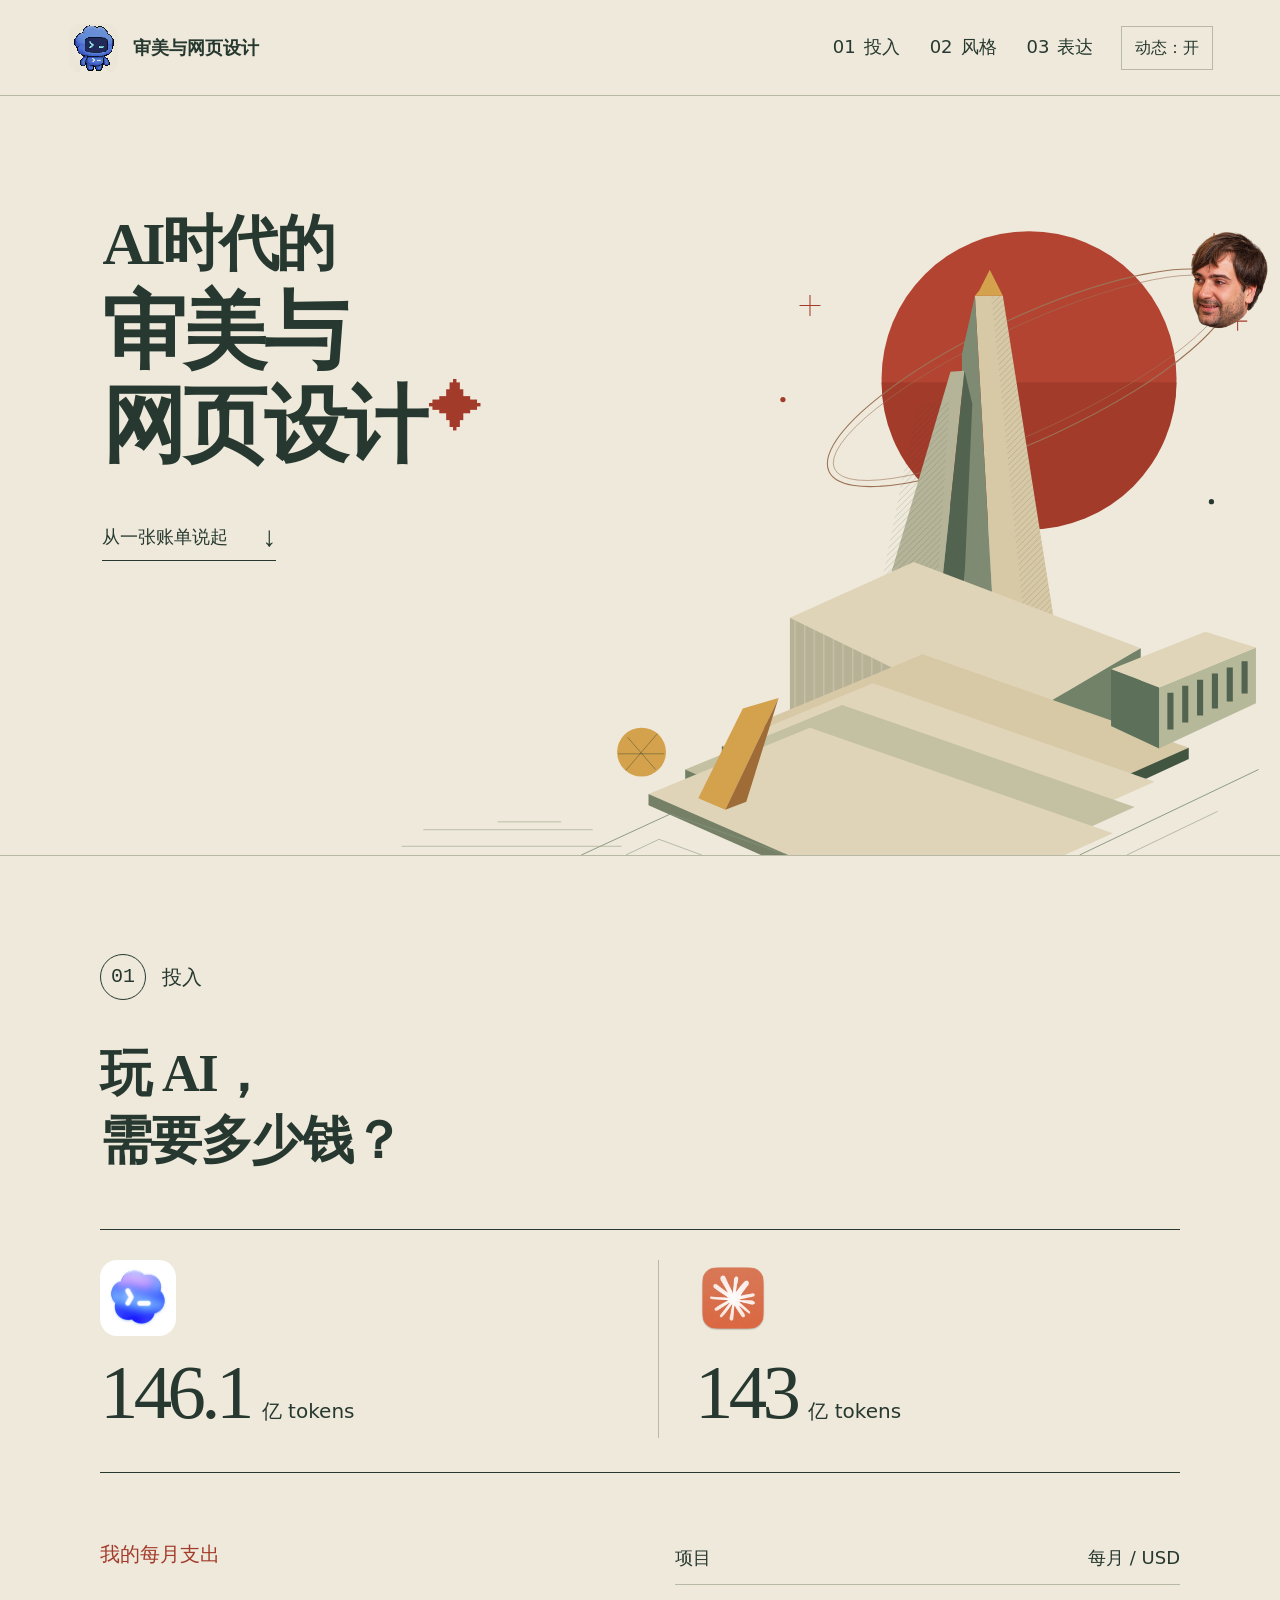
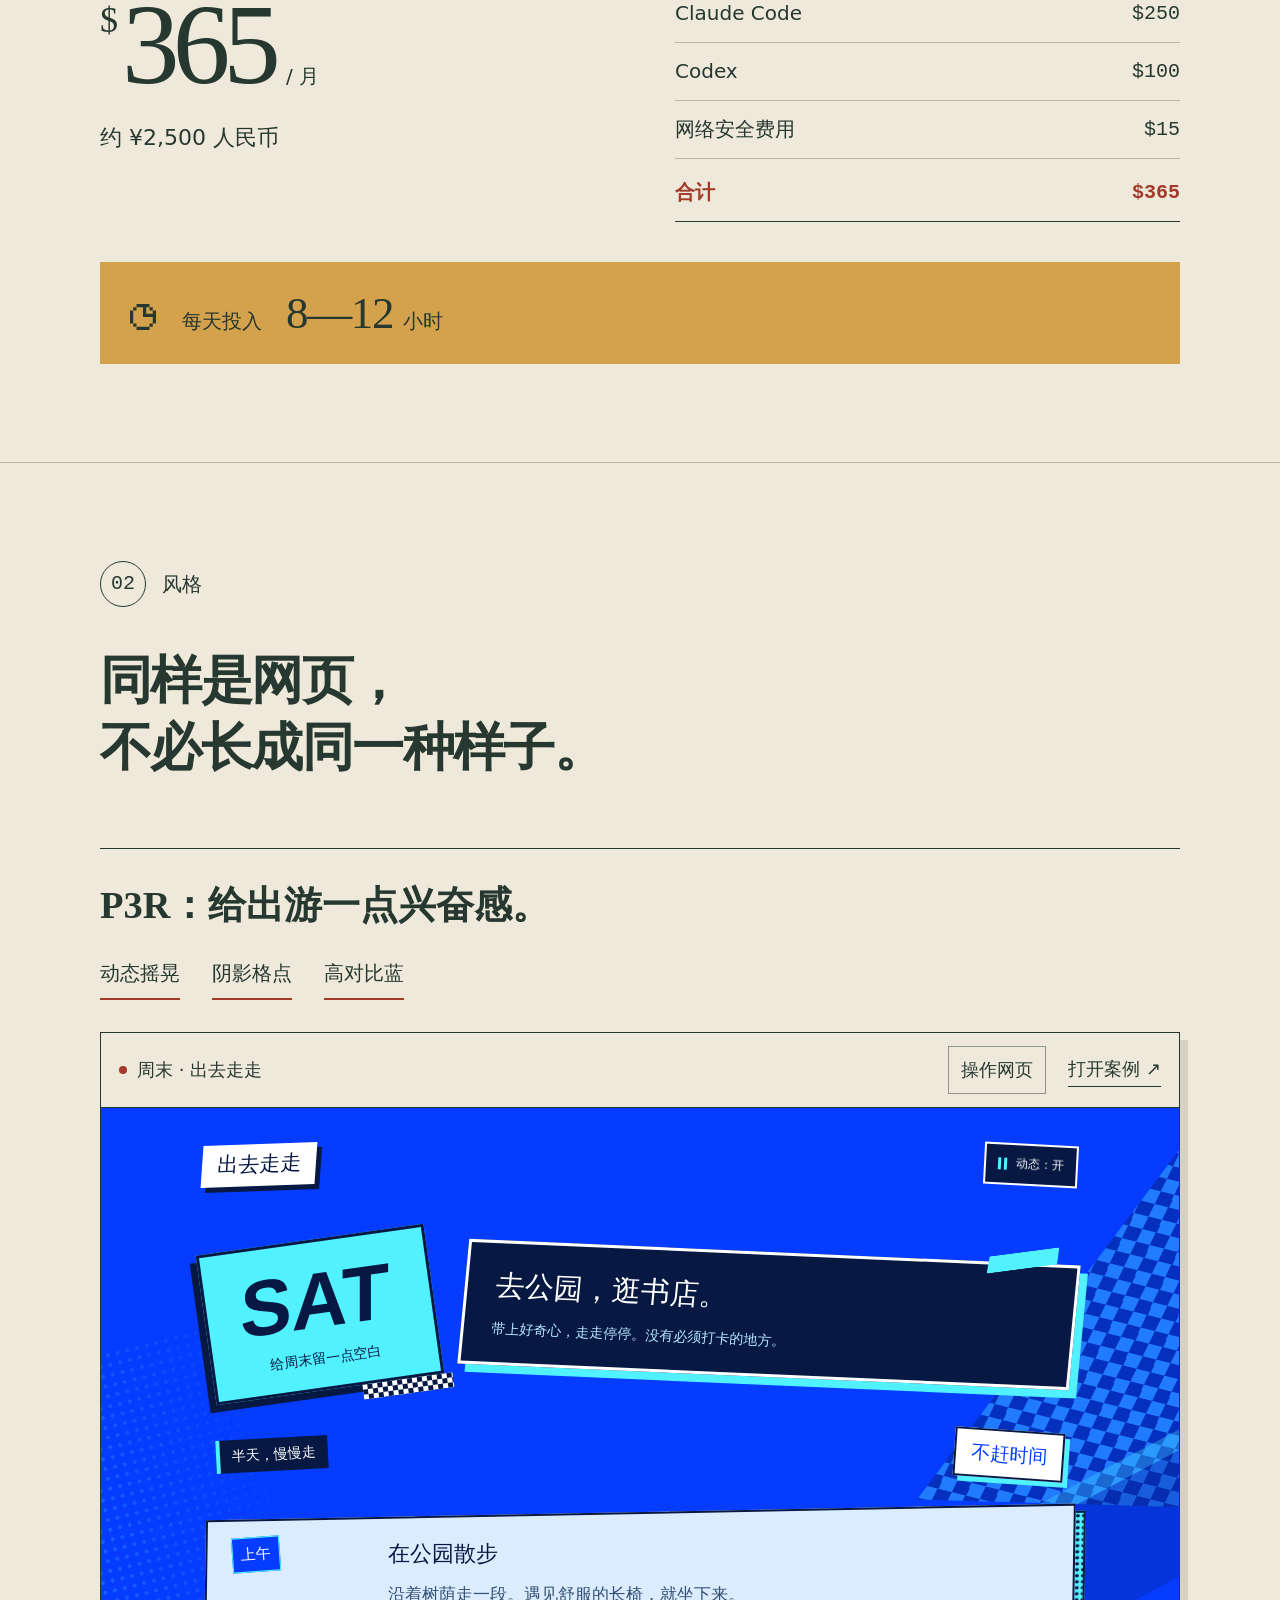
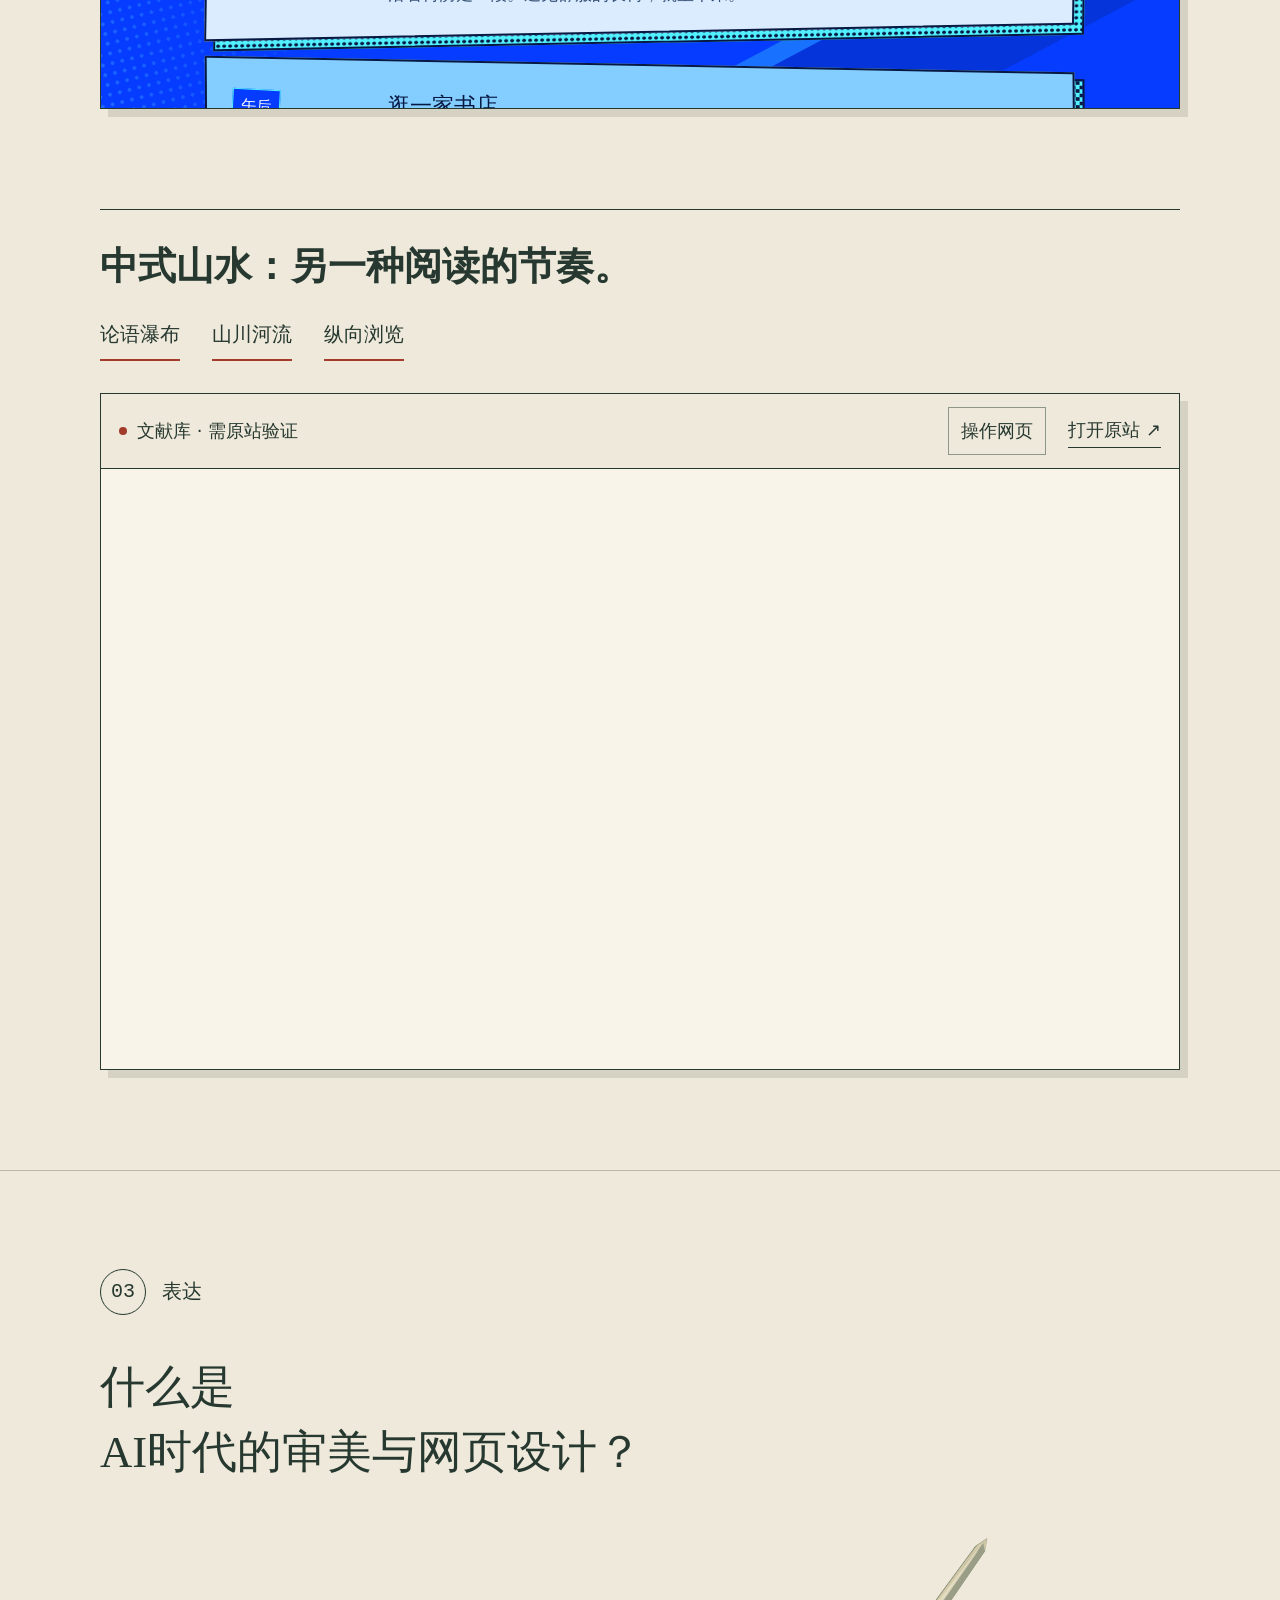
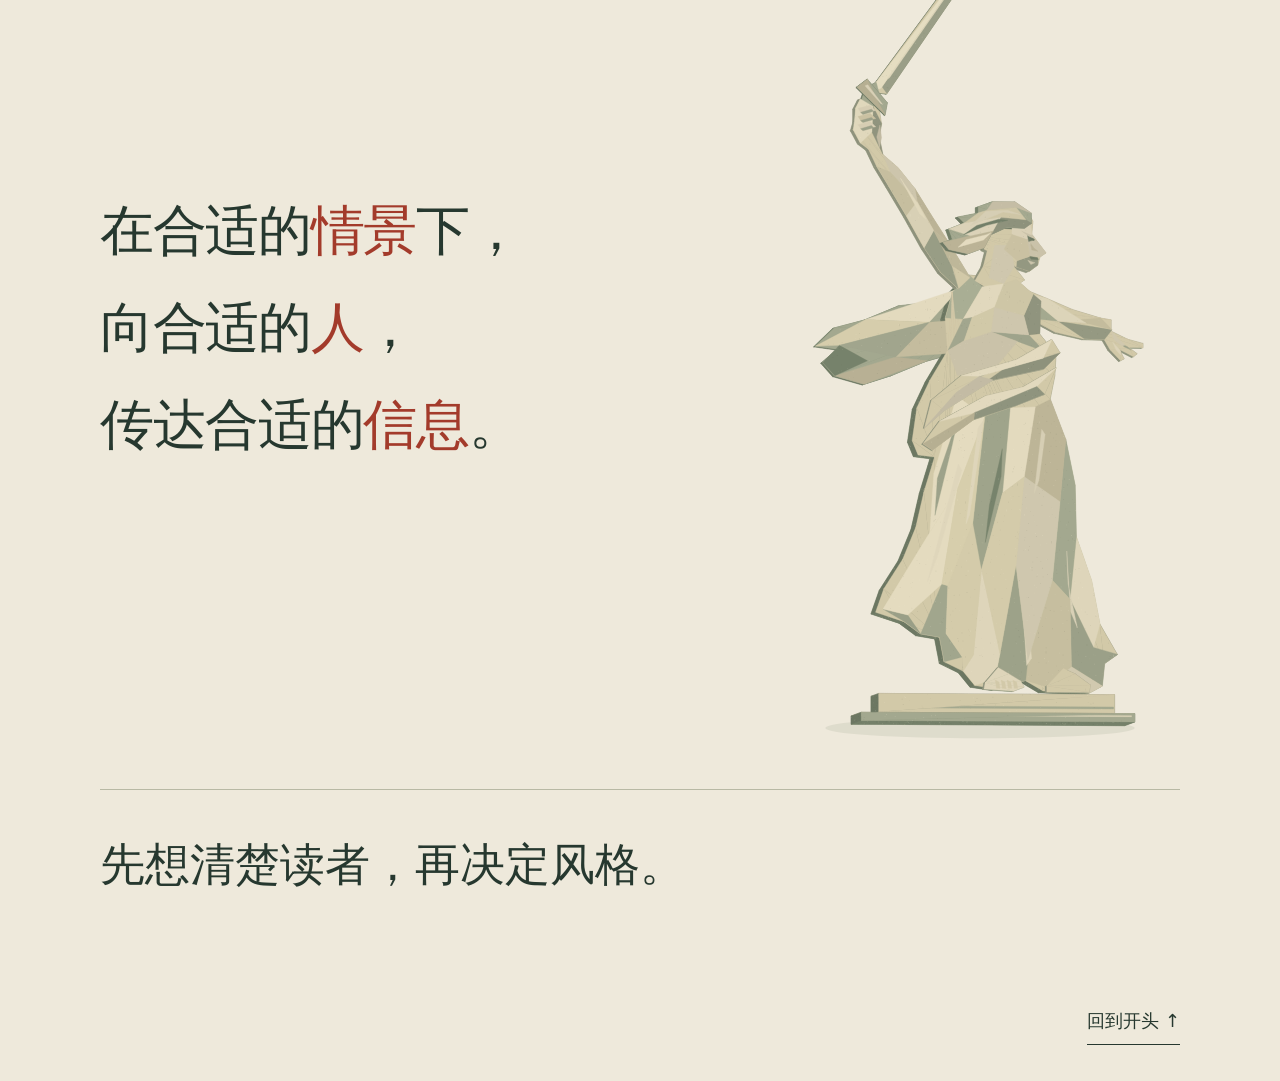
<file: index.html>
<!doctype html>
<html lang="zh-CN">
<head>
  <meta charset="utf-8">
  <meta name="viewport" content="width=device-width, initial-scale=1">
  <meta name="theme-color" content="#eee9db">
  <meta name="description" content="关于AI工具、网页风格与审美判断的一次实践分享：在合适的情景下，向合适的人传达合适的信息。">
  <meta name="referrer" content="no-referrer">
  <meta http-equiv="Content-Security-Policy" content="default-src 'self'; script-src 'self'; style-src 'self'; img-src 'self' data:; frame-src 'self' https://zeroplus657.github.io https://biaojvsearch.com; object-src 'none'; base-uri 'self'">
  <title>AI时代的审美与网页设计</title>
  <link rel="icon" href="./assets/codex-robot.png" type="image/png">
  <link rel="stylesheet" href="./style.css?v=4">
  <script defer src="./app.js?v=3"></script>
  <script defer src="./statue.js?v=4"></script>
</head>
<body>
  <a class="skip-link" href="#introduction">跳至正文</a>
  <header class="site-header">
    <a href="#top" class="wordmark" aria-label="回到开头"><img class="site-mascot" src="./assets/codex-robot.png" width="54" height="52" alt="Codex小机器人"><span>审美与网页设计</span></a>
    <nav aria-label="章节导航"><a href="#introduction">01 <span>投入</span></a><a href="#cases">02 <span>风格</span></a><a href="#perspective">03 <span>表达</span></a></nav>
    <button id="motion-toggle" class="motion-button" type="button" aria-pressed="true" hidden>动态：开</button>
  </header>

  <main id="top">
    <section class="hero" aria-labelledby="main-title">
      <div class="hero-copy">
        <h1 id="main-title"><span class="hero-ai">AI时代的</span><span>审美与</span><span class="hero-last">网页设计<span class="title-star" aria-hidden="true">✦</span></span></h1>
        <a class="text-link hero-link" href="#introduction">从一张账单说起 <span aria-hidden="true">↓</span></a>
      </div>
      <div class="hero-art" aria-hidden="true">
        <img src="./assets/monument.svg" width="1100" height="760" alt="">
        <svg class="orbit-layer" viewBox="0 0 1100 760" fill="none">
          <g id="orbit-traveler" transform="translate(922.84 146.50)">
            <g class="orbit-portrait">
              <image href="./assets/tibo-head.png" x="-45" y="-57" width="90" height="123"/>
            </g>
          </g>
        </svg>
      </div>
    </section>

    <section class="chapter introduction" id="introduction" aria-labelledby="intro-title">
      <div class="section-label"><span class="section-number">01</span><span>投入</span></div>
      <div class="section-heading"><h2 id="intro-title">玩 AI，<br>需要多少钱？</h2></div>

      <div class="usage" aria-label="个人token用量">
        <div class="usage-item"><img class="product-icon" src="./assets/codex-desktop.png" width="76" height="76" alt="Codex"><p><strong>146.1</strong><span>亿 tokens</span></p></div>
        <div class="usage-item"><img class="product-icon" src="./assets/claude-desktop.png" width="76" height="76" alt="Claude Code"><p><strong>143</strong><span>亿 tokens</span></p></div>
      </div>

      <div class="ledger">
        <div class="total"><span class="eyebrow">我的每月支出</span><p><span class="currency">$</span><strong>365</strong><span class="per-month">/ 月</span></p><span class="rmb">约 ¥2,500 人民币</span></div>
        <table class="expense-table"><caption class="sr-only">个人每月费用明细，单位为美元</caption><thead><tr><th scope="col">项目</th><th scope="col">每月 / USD</th></tr></thead><tbody><tr><th scope="row">Claude Code</th><td>$250</td></tr><tr><th scope="row">Codex</th><td>$100</td></tr><tr><th scope="row">网络安全费用</th><td>$15</td></tr><tr class="expense-total"><th scope="row">合计</th><td>$365</td></tr></tbody></table>
      </div>
      <div class="time-investment"><span class="time-symbol" aria-hidden="true">◷</span><p>每天投入<strong>8—12<span>小时</span></strong></p></div>
    </section>

    <section class="cases" id="cases" aria-labelledby="cases-title">
      <div class="chapter cases-heading"><div class="section-label"><span class="section-number">02</span><span>风格</span></div><div class="section-heading"><h2 id="cases-title">同样是网页，<br>不必长成同一种样子。</h2></div></div>

      <article class="case-study case-blue" aria-labelledby="blue-title">
        <div class="case-heading"><h3 id="blue-title">P3R：<span class="phrase">给出游一点兴奋感。</span></h3></div>
        <ul class="style-notes" aria-label="出游网页的设计要素"><li>动态摇晃</li><li>阴影格点</li><li>高对比蓝</li></ul>
        <div class="browser-frame" data-preview="outing">
          <div class="browser-toolbar"><span class="browser-label"><i aria-hidden="true"></i>周末 · 出去走走</span><div class="browser-actions"><button type="button" class="interact-button" aria-pressed="false" aria-controls="outing-frame">操作网页</button><a href="./examples/day-out/" target="_blank" rel="noopener noreferrer">打开案例 <span aria-hidden="true">↗</span></a></div></div>
          <div class="frame-viewport" inert><iframe id="outing-frame" title="案例一：P3R风格的周末出游网页" src="./examples/day-out/" loading="lazy" tabindex="-1" referrerpolicy="no-referrer" sandbox="allow-scripts allow-same-origin allow-forms allow-popups allow-popups-to-escape-sandbox allow-top-navigation-by-user-activation"></iframe></div>
          <p class="frame-hint sr-only" aria-live="polite">实时内嵌 · 点“操作网页”后可在框内滚动。</p>
        </div>
      </article>

      <article class="case-study case-landscape" aria-labelledby="landscape-title">
        <div class="case-heading"><h3 id="landscape-title">中式山水：<span class="phrase">另一种阅读的节奏。</span></h3></div>
        <ul class="style-notes" aria-label="文献库的设计要素"><li>论语瀑布</li><li>山川河流</li><li>纵向浏览</li></ul>
        <div class="browser-frame" data-preview="library">
          <div class="browser-toolbar"><span class="browser-label"><i aria-hidden="true"></i>文献库 · 需原站验证</span><div class="browser-actions"><button type="button" class="interact-button" aria-pressed="false" aria-controls="library-frame">操作网页</button><a href="https://biaojvsearch.com/lib/" target="_blank" rel="noopener noreferrer">打开原站 <span aria-hidden="true">↗</span></a></div></div>
          <div class="frame-viewport" inert><iframe id="library-frame" title="案例二：中式山水风格文献库，原站设有访问验证" src="https://biaojvsearch.com/lib/" loading="lazy" tabindex="-1" referrerpolicy="no-referrer" sandbox="allow-scripts allow-same-origin allow-forms allow-popups allow-popups-to-escape-sandbox allow-top-navigation-by-user-activation"></iframe></div>
          <p class="frame-hint sr-only" aria-live="polite">实时内嵌 · 点“操作网页”后可在框内滚动。</p>
        </div>
      </article>
    </section>

    <section class="perspective" id="perspective" aria-labelledby="perspective-title">
      <div class="chapter">
        <div class="section-label"><span class="section-number">03</span><span>表达</span></div>
        <h2 id="perspective-title">什么是<br><span>AI时代的审美</span><span>与网页设计？</span></h2>
        <div class="perspective-content">
          <blockquote>在合适的<span>情景</span>下，<br>向合适的<span>人</span>，<br>传达合适的<span>信息</span>。</blockquote>
          <div class="statue-scene"><canvas id="motherland-model" width="720" height="1120" role="img" aria-label="祖国母亲在召唤：举剑、伸臂与迎风衣褶的低多边形雕塑模型">祖国母亲在召唤的低多边形雕塑模型</canvas></div>
        </div>
        <p class="closing-line">先想清楚读者，<br>再决定风格。</p>
      </div>
    </section>
  </main>
  <footer class="site-footer"><a class="back-top" href="#top">回到开头 ↑</a></footer>
</body>
</html>
</file>
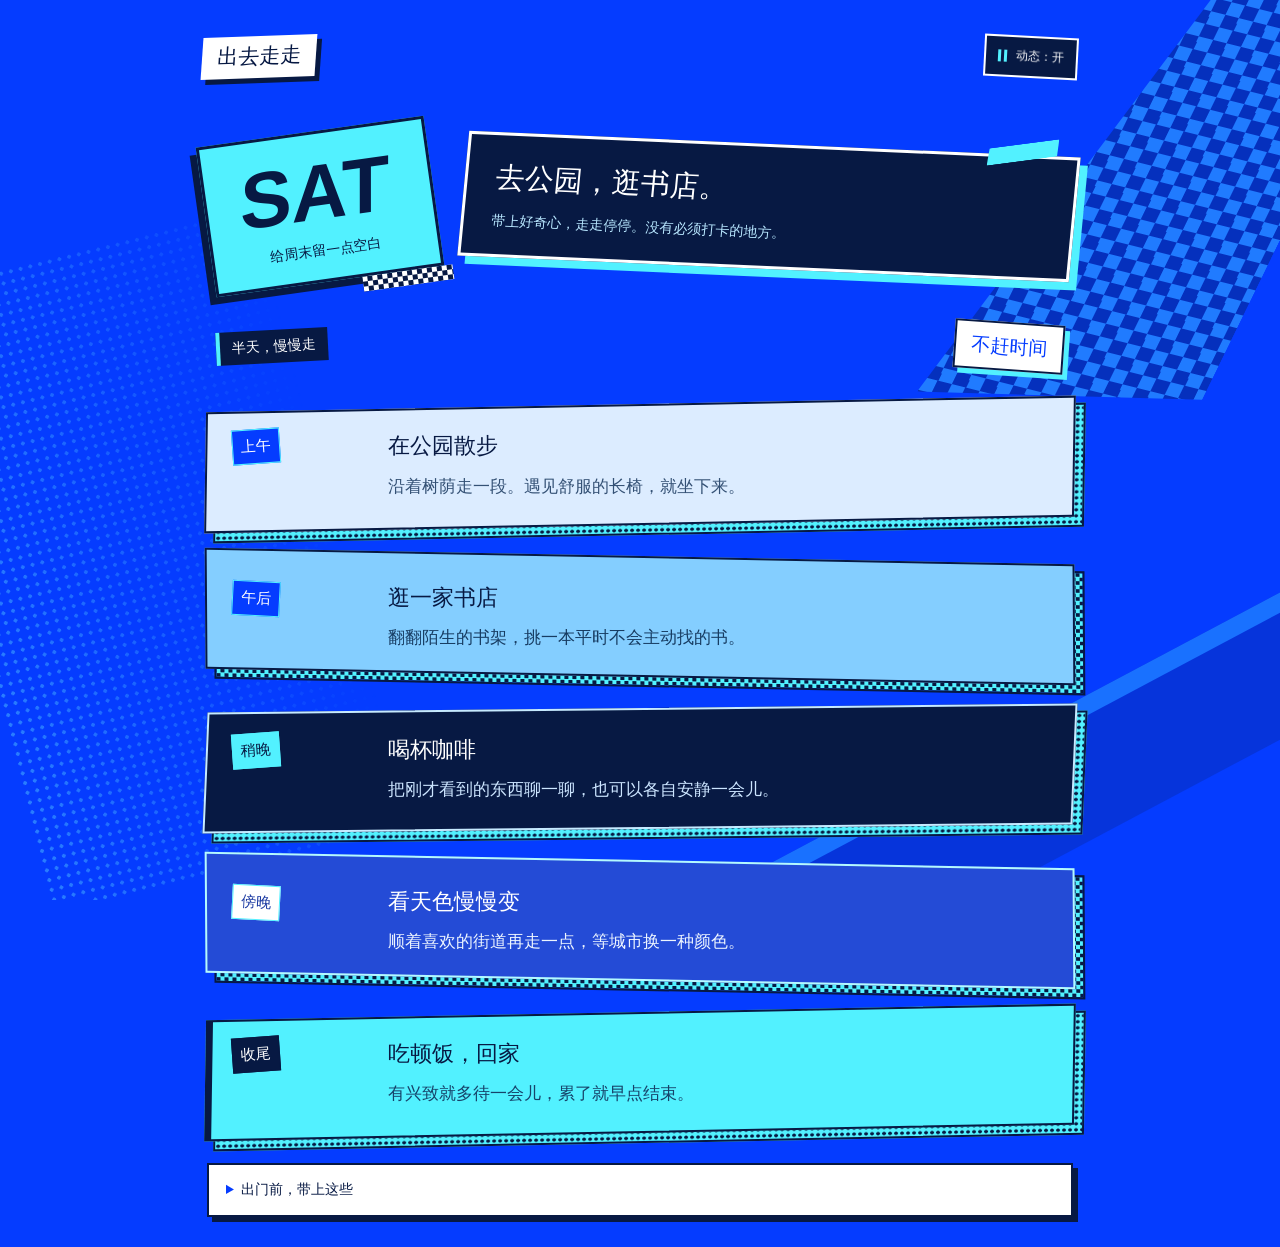
<file: examples/day-out/index.html>
<!doctype html>
<html lang="zh-CN">
<head>
  <meta charset="utf-8">
  <meta name="viewport" content="width=device-width, initial-scale=1">
  <meta name="description" content="公园、书店与咖啡，给周末留一点空白。">
  <meta name="referrer" content="no-referrer">
  <title>周末 · 出去走走</title>
  <link rel="stylesheet" href="./style.css">
  <script type="module" src="./app.js"></script>
</head>
<body>
  <div class="backdrop" aria-hidden="true"><span class="dot-field"></span><span class="checker-field"></span><span class="slash"></span></div>
  <main>
    <header class="page-heading">
      <div class="brand-slot"><h1 id="brand-title">出去走走</h1></div>
      <button id="motion-toggle" type="button" aria-pressed="true" hidden><span class="motion-icon" aria-hidden="true"></span><span id="motion-label">动态：开</span></button>
    </header>
    <section class="plan-intro" aria-labelledby="plan-title">
      <button id="date-sticker" class="date-sticker" type="button" aria-label="周末出游，重播入场动效"><span class="date-number">SAT</span><span class="date-caption">给周末留一点空白</span></button>
      <div class="plan-heading"><h2 id="plan-title">去公园，逛书店。</h2><p id="plan-area">带上好奇心，走走停停。没有必须打卡的地方。</p></div>
    </section>
    <div class="summary"><span id="plan-hours">半天，慢慢走</span><span id="plan-budget">不赶时间</span></div>
    <ol id="timeline" class="timeline" aria-label="周末出游路线"></ol>
    <details id="details"><summary>出门前，带上这些</summary><p>一双好走的鞋、水、一点零食。想读的书也可以放进包里。</p></details>
  </main>
</body>
</html>
</file>
<file: style.css>
@charset "UTF-8";
:root {
  --paper:#eee9db; --light:#f8f4e9; --ink:#26382f; --red:#a33b2b;
  --ochre:#d4a24c; --line:#b8b9a4;
  --serif:"Songti SC","Noto Serif CJK SC","Source Han Serif SC","SimSun",serif;
  --sans:"PingFang SC","Microsoft YaHei",system-ui,sans-serif;
  --mono:"SFMono-Regular",Consolas,monospace;
  color-scheme:light; scroll-behavior:smooth; scroll-padding-top:26px;
}
* { box-sizing:border-box }
body { margin:0; color:var(--ink); background:var(--paper); font:18px/1.75 var(--sans); -webkit-font-smoothing:antialiased }
a { color:inherit; text-underline-offset:.22em }
button,a { -webkit-tap-highlight-color:transparent }
button { font:inherit; color:inherit; cursor:pointer }
a:focus-visible,button:focus-visible,iframe:focus-visible { outline:3px solid var(--red); outline-offset:5px }
button:disabled { cursor:default }
img { display:block; max-width:100% }
h1,h2,h3,p { margin:0 }
h1,h2,h3 { font-weight:600 }
h1,h2 { font-family:var(--serif) }
.sr-only { position:absolute; width:1px; height:1px; padding:0; overflow:hidden; clip-path:inset(100%); white-space:nowrap; border:0 }
.skip-link { position:fixed; z-index:100; top:10px; left:20px; background:var(--ink); color:var(--paper); padding:10px 20px }
.skip-link:not(:focus-visible) { width:1px; height:1px; padding:0; clip-path:inset(100%); overflow:hidden }
.site-header { min-height:96px; display:flex; align-items:center; gap:28px; padding:18px 5.2%; border-bottom:1px solid var(--line); position:relative; z-index:2; background:var(--paper) }
.wordmark { display:flex; gap:12px; align-items:center; text-decoration:none; font-size:18px; font-weight:600; line-height:1.4 }
.site-mascot { width:54px; height:auto; flex-shrink:0; mix-blend-mode:multiply; image-rendering:pixelated; clip-path:inset(5% 5% 3%) }
.site-header nav { display:flex; gap:30px; margin-left:auto }
.site-header nav a { display:flex; align-items:center; gap:8px; text-decoration:none; min-height:44px; border-bottom:1px solid transparent; font-size:18px }
.site-header nav a:hover { border-color:var(--red); color:var(--red) }
.motion-button { background:transparent; border:1px solid var(--line); padding:7px 13px; font-size:16px; min-height:44px; white-space:nowrap }
.motion-button:hover { border-color:var(--ink) }

/* One warm sky, one visual vocabulary, from opening to closing. */
.hero { position:relative; min-height:760px; max-width:1700px; margin:auto; isolation:isolate; overflow:hidden; border-bottom:1px solid var(--line) }
.hero-copy { padding:115px 0 88px 8%; position:relative; z-index:1; pointer-events:none }
.hero-copy a { pointer-events:auto }
.hero h1 { font-size:clamp(68px,6.6vw,104px); line-height:1.11; letter-spacing:-.04em; width:fit-content }
.hero h1>span { display:block }
.hero-ai { font-size:.71em; margin-bottom:.12em }
.hero-last { position:relative }
.title-star { font:500 .65em/1 Georgia,serif; position:absolute; right:-1.02em; top:.07em; color:var(--red) }
.text-link { display:inline-flex; gap:34px; align-items:center; border-bottom:1px solid currentColor; padding:7px 0; text-decoration:none; font-size:18px }
.text-link span { font:28px/1 Georgia,serif }
.hero-link { margin-top:42px }
.hero-art { position:absolute; z-index:0; width:75%; right:-4%; bottom:0; pointer-events:none; transform-origin:50% 75% }
.hero-art>img { width:100%; height:auto }
.orbit-layer { position:absolute; inset:0; width:100%; height:100%; overflow:visible }
.orbit-portrait { isolation:isolate }

.chapter { max-width:1160px; padding:98px 40px; margin:0 auto }
.section-label { display:flex; align-items:center; gap:16px; font-size:20px; margin-bottom:40px }
.section-number { border:1px solid currentColor; width:46px; height:46px; display:grid; place-items:center; border-radius:50%; font:20px/1 var(--mono) }
.section-heading h2 { font-size:clamp(36px,4.1vw,60px); line-height:1.28; letter-spacing:-.03em }
.usage { display:grid; grid-template-columns:1fr 1fr; margin-top:55px; border-block:1px solid var(--ink); padding:30px 0 34px; gap:36px }
.product-icon { width:76px; height:76px; object-fit:contain; border-radius:17px }
.usage-item p { display:flex; flex-wrap:wrap; align-items:baseline; gap:12px; margin-top:13px; line-height:1.3 }
.usage-item p strong { font:500 clamp(66px,6vw,90px)/1.15 Georgia,serif; letter-spacing:-.06em }
.usage-item p>span { font-size:20px; white-space:nowrap }
.usage-item:nth-child(2) { border-left:1px solid var(--line); padding-left:36px }
.ledger { display:grid; grid-template-columns:1fr 1fr; gap:70px; margin:58px 0 40px }
.total { padding-top:6px }
.total .eyebrow { font-size:20px; color:var(--red) }
.total>p { display:flex; align-items:baseline; line-height:1; gap:4px; margin:18px 0 20px }
.currency { font:36px/1 Georgia,serif; align-self:flex-start; padding-top:12px }
.total strong { font:500 clamp(86px,9vw,124px)/.95 Georgia,serif; letter-spacing:-.06em }
.per-month { font-size:20px; margin-left:8px }
.rmb { font-size:22px }
.expense-table { width:100%; border-collapse:collapse; text-align:left; font-size:20px }
.expense-table th { font-weight:400 }
.expense-table thead { font-size:18px }
.expense-table th,.expense-table td { padding:11px 0; border-bottom:1px solid var(--line) }
.expense-table th:last-child,.expense-table td { text-align:right }
.expense-table td { font-family:var(--mono) }
.expense-table .expense-total>* { border-bottom:1px solid var(--ink); color:var(--red); font-weight:700; padding-top:16px }
.time-investment { display:flex; align-items:center; background:var(--ochre); padding:24px 30px; gap:26px }
.time-symbol { font:52px/1 Georgia,serif }
.time-investment p { display:flex; align-items:baseline; gap:24px; font-size:20px }
.time-investment strong { font:500 45px/1.2 Georgia,serif; white-space:nowrap; letter-spacing:-.03em }
.time-investment strong span { font:20px/1 var(--sans); margin-left:10px; letter-spacing:0 }

.cases { background:var(--paper); border-top:1px solid var(--line) }
.cases-heading { padding-bottom:66px }
.case-study { max-width:1160px; margin:0 auto; padding:0 40px 100px }
.case-heading { border-top:1px solid var(--ink); padding-top:28px }
.case-heading h3 { font:600 clamp(28px,3vw,39px)/1.5 var(--serif) }
.phrase { white-space:nowrap }
.style-notes { list-style:none; margin:22px 0 32px; padding:0; display:flex; gap:32px; font-size:20px }
.style-notes li { border-bottom:2px solid var(--red); padding-bottom:7px }
.browser-frame { position:relative; border:1px solid var(--ink); box-shadow:8px 8px 0 #d5d1c3; background:var(--paper) }
.browser-toolbar { padding:13px 18px; display:flex; align-items:center; justify-content:space-between; gap:18px; min-height:66px; border-bottom:1px solid var(--ink); font-size:18px }
.browser-label { display:flex; align-items:center; gap:10px; font-weight:500 }
.browser-label i { width:8px; height:8px; border-radius:50%; background:var(--red); display:block; flex-shrink:0 }
.browser-actions { display:flex; gap:22px; align-items:center; white-space:nowrap }
.browser-actions a { font-size:18px; text-decoration:none; border-bottom:1px solid currentColor; line-height:1.8 }
.interact-button { background:transparent; border:1px solid #8d9687; padding:7px 12px; font-size:18px; min-height:44px }
.interact-button:hover,.interact-button[aria-pressed="true"] { background:var(--ink); color:var(--light); border-color:var(--ink) }
.frame-viewport { height:600px; background:#ece9df; position:relative; overflow:hidden }
.frame-viewport[inert] { pointer-events:none }
.frame-viewport iframe { display:block; width:100%; height:100%; border:0; background:var(--light) }
.browser-frame.is-interactive { outline:3px solid var(--ochre); outline-offset:4px }

.perspective { background:var(--paper); color:var(--ink); border-top:1px solid var(--line); position:relative; overflow:hidden }
.perspective h2 { font:500 clamp(34px,3.5vw,48px)/1.45 var(--serif) }
.perspective-content { display:grid; grid-template-columns:1.65fr 1fr; align-items:center; gap:20px; margin:24px 0 40px }
.perspective blockquote { font:500 clamp(38px,4.2vw,60px)/1.8 var(--serif); letter-spacing:-.025em; margin:0; position:relative; z-index:1 }
.perspective blockquote span { color:var(--red) }
.statue-scene { width:100%; height:840px; position:relative }
.statue-scene canvas { display:block; width:100%; height:100% }
.closing-line { border-top:1px solid var(--line); padding-top:42px; font:500 clamp(34px,3.5vw,50px)/1.5 var(--serif) }
.closing-line br { display:none }
.site-footer { max-width:1160px; margin:auto; display:flex; justify-content:flex-end; padding:0 40px 36px }
.back-top { white-space:nowrap; font-size:18px; text-decoration:none; border-bottom:1px solid currentColor; padding:8px 0 }

@keyframes monument-enter { from{opacity:0;transform:translateY(25px)} to{opacity:1;transform:translateY(0)} }
@keyframes title-enter { from{opacity:0;transform:translateY(14px)} to{opacity:1;transform:translateY(0)} }
html[data-motion="on"] .hero-art { animation:monument-enter 1.1s cubic-bezier(.2,.65,.2,1) both }
html[data-motion="on"] .hero h1>span { animation:title-enter .85s ease-out both }
html[data-motion="on"] .hero h1>span:nth-child(2) { animation-delay:.09s }
html[data-motion="on"] .hero h1>span:nth-child(3) { animation-delay:.18s }
html[data-motion="off"] { scroll-behavior:auto }
html[data-motion="off"] *,html[data-motion="off"] *::before,html[data-motion="off"] *::after { animation:none!important; transition:none!important }
.page-hidden * { animation-play-state:paused!important }

@media(min-width:1600px) {
  .hero { min-height:850px }
  .hero-art { width:71%; right:-1% }
  .hero-copy { padding-left:10%; padding-top:130px }
}
@media(max-width:1000px) {
  .site-header { padding:17px 4%; gap:20px }
  .site-header nav { gap:18px }
  .hero { min-height:690px }
  .hero-copy { padding-left:6%; padding-top:80px }
  .hero h1 { font-size:78px }
  .hero-art { width:83%; right:-3% }
  .ledger { gap:40px }
  .chapter { padding:80px 40px }
  .case-study { padding-bottom:80px }
  .cases-heading { padding-bottom:55px }
  .section-heading h2 { font-size:43px }
  .usage-item p { display:block }
  .usage-item p>span { display:block; margin-top:6px }
  .browser-toolbar { flex-wrap:wrap }
  .perspective-content { grid-template-columns:1.65fr 1fr; gap:14px }
  .perspective blockquote { font-size:clamp(35px,4.2vw,43px) }
  .statue-scene { width:calc(100% + 60px); margin-left:-30px; height:735px }
}
@media(max-width:700px) {
  .site-header { padding:17px 6%; min-height:80px; gap:16px; flex-wrap:wrap }
  .wordmark { font-size:16px; gap:9px }
  .wordmark img { width:40px; height:auto }
  .motion-button { margin-left:auto; padding:7px 9px; order:1 }
  .site-header nav { order:2; justify-content:space-between; width:100%; margin:0; gap:0; border-top:1px solid var(--line); padding-top:9px }
  .site-header nav a { gap:7px; font-size:16px }
  .hero { min-height:0 }
  .hero-copy { padding:50px 6% 0 }
  .hero h1 { font-size:clamp(58px,11.9vw,83px) }
  .hero-ai { font-size:.72em }
  .title-star { right:-.98em }
  .hero-link { margin-top:30px }
  .hero-art { position:relative; width:100%; right:auto; bottom:auto; left:0; margin-top:-4px }
  .orbit-portrait { transform:scale(1.12) }
  .chapter { padding:65px 6% }
  .section-label { margin-bottom:30px; font-size:18px; gap:13px }
  .section-number { width:40px; height:40px; font-size:18px }
  .section-heading h2 { font-size:clamp(33px,7vw,43px); line-height:1.35 }
  .usage { gap:18px; margin-top:36px; padding:25px 0 }
  .product-icon { width:64px; height:64px; border-radius:14px }
  .usage-item:nth-child(2) { padding-left:18px }
  .usage-item p strong { font-size:clamp(48px,11vw,65px) }
  .usage-item p>span { font-size:18px }
  .ledger { display:block; margin-top:37px; margin-bottom:27px }
  .total { padding:0 }
  .total strong { font-size:103px }
  .total>p { margin:17px 0 }
  .total .eyebrow { font-size:18px }
  .rmb { font-size:20px }
  .expense-table { margin-top:35px; font-size:18px }
  .expense-table thead { font-size:16px }
  .time-investment { padding:22px 18px; gap:17px }
  .time-symbol { font-size:39px }
  .time-investment p { font-size:18px; gap:8px; flex-wrap:wrap }
  .time-investment strong { font-size:38px }
  .time-investment strong span { font-size:18px }
  .cases-heading { padding-bottom:42px }
  .case-study { padding:0 6% 66px }
  .case-heading { padding-top:23px }
  .case-heading h3 { font-size:27px; line-height:1.5 }
  .style-notes { font-size:18px; gap:20px; margin:20px 0 27px }
  .browser-frame { box-shadow:5px 5px 0 #d5d1c3 }
  .browser-toolbar { flex-direction:column; align-items:stretch; padding:14px; gap:14px }
  .browser-label { font-size:18px }
  .browser-actions { justify-content:space-between; gap:14px }
  .browser-actions a,.interact-button { font-size:16px }
  .frame-viewport { height:510px }
  .perspective h2 { font-size:30px; line-height:1.55 }
  .perspective h2>span { display:block }
  .perspective-content { grid-template-columns:1fr; gap:0; margin:30px 0 22px }
  .perspective blockquote { font-size:clamp(30px,7.6vw,43px); line-height:1.85 }
  .statue-scene { width:100%; max-width:360px; height:660px; justify-self:end; margin:14px 0 0 }
  .closing-line { font-size:34px; line-height:1.5; padding-top:26px }
  .closing-line br { display:block }
  .site-footer { padding:0 6% 30px }
}
@media(max-width:360px) {
  .site-header { gap:10px }
  .wordmark { gap:7px }
  .wordmark img { width:32px; height:auto }
  .motion-button { padding:7px; font-size:16px }
  .hero h1 { font-size:56px }
  .title-star { font-size:.55em; right:-.94em }
  .usage { gap:12px }
  .usage-item:nth-child(2) { padding-left:13px }
  .usage-item p strong { font-size:46px }
  .usage-item p>span { font-size:16px }
  .time-investment { padding:19px 14px; gap:12px }
  .case-heading h3 { font-size:24px }
  .style-notes { gap:15px; font-size:16px }
  .perspective h2 { font-size:28px }
  .perspective blockquote { font-size:28px }
  .closing-line { font-size:31px }
}
@media(prefers-reduced-motion:reduce) {
  :root { scroll-behavior:auto }
  *,*::before,*::after { animation:none!important; transition:none!important }
}
@media print {
  body { background:white; color:black }
  .site-header nav,.motion-button,.hero-art,.browser-actions,.back-top { display:none!important }
  .hero { min-height:0 }
  .hero-copy { padding:35px 0 }
  .hero h1 { font-size:50px }
  .chapter,.case-study { padding:35px 0 }
  .section-heading h2 { font-size:34px }
  .browser-frame { box-shadow:none }
  .frame-viewport { height:350px }
  .perspective { background:white; color:black }
  .perspective blockquote { font-size:38px }
  .usage-item p strong { font-size:55px }
}
</file>
<file: examples/day-out/style.css>
@charset "UTF-8";

:root {
  font-family: "PingFang SC", "Microsoft YaHei", system-ui, sans-serif;
  color: #071943;
  background: #053cff;
  font-synthesis: none;
  --blue: #053cff;
  --navy: #071943;
  --cyan: #52f1ff;
  --ice: #eaf3ff;
  --muted: #405678;
}
* { box-sizing: border-box; }
[hidden] { display: none !important; }
body { margin: 0; min-height: 100vh; line-height: 1.65; isolation: isolate; }
::selection { color: var(--navy); background: var(--cyan); }
h1, h2, h3, p { margin: 0; }
button { font: inherit; cursor: pointer; color: inherit; border-radius: 0; }
button:disabled { cursor: default; }
a { color: inherit; text-underline-offset: 4px; }
button:focus-visible, a:focus-visible, summary:focus-visible {
  outline: 3px solid var(--cyan);
  outline-offset: 5px;
}
.stage a:focus-visible, details a:focus-visible, summary:focus-visible { outline-color: var(--blue); }

.backdrop { position: fixed; inset: 0; overflow: hidden; z-index: -1; pointer-events: none; }
.backdrop span { position: absolute; display: block; }
.dot-field {
  left: calc(50% - 670px); top: 240px; width: 370px; height: 640px;
  background: radial-gradient(circle, #66eaff 1.7px, transparent 2px) 0 0 / 10px 10px;
  transform: rotate(-14deg);
  opacity: .38;
  mask-image: linear-gradient(90deg, #000, transparent);
}
.checker-field {
  right: calc(50% - 650px); top: -70px; width: 260px; height: 520px;
  background: repeating-conic-gradient(var(--navy) 0% 25%, var(--cyan) 0% 50%) 0 0 / 28px 28px;
  transform: rotate(26deg) skewY(-12deg);
  clip-path: polygon(40% 0, 100% 0, 100% 88%, 0 100%);
  opacity: .35;
}
.slash {
  width: 110vw; height: 130px; left: 18vw; bottom: -15px;
  border-top: 18px solid #42d8ff;
  background: #092797;
  transform: rotate(-28deg);
  opacity: .34;
}
main { max-width: 960px; margin: auto; padding: 36px 42px 30px; }
.page-heading { display: flex; align-items: center; justify-content: space-between; gap: 20px; margin-bottom: 43px; }
.brand-slot { flex-shrink: 0; }
.page-heading h1 {
  color: var(--navy); background: #fff; padding: 5px 15px;
  font-size: 21px; font-weight: 900; line-height: 1.5;
  transform: rotate(-2deg) skewX(-6deg);
  box-shadow: 5px 5px 0 var(--navy);
}
.brand-flight {
  position: fixed; z-index: 50; display: grid; place-items: center;
  font: inherit; font-weight: 900; line-height: 1.5; white-space: nowrap;
  transform-origin: center; pointer-events: none; overflow: hidden;
  will-change: left, top, width, height, font-size, transform;
}
#motion-toggle {
  position: relative; z-index: 60;
  display: inline-flex; align-items: center; justify-content: center; gap: 9px;
  min-height: 42px; padding: 5px 12px; font-size: 12px; font-weight: 750;
  border: 2px solid #fff; color: #fff; background: var(--navy);
  transform: rotate(3deg);
}
#motion-toggle:disabled { color: #c4d6fa; border-color: #a6b9e5; }
.motion-icon { width: 9px; height: 12px; border-left: 3px solid var(--cyan); border-right: 3px solid var(--cyan); }
#motion-toggle[aria-pressed="false"] .motion-icon { width: 0; height: 0; border: 6px solid transparent; border-right: 0; border-left: 9px solid var(--cyan); }

.plan-intro { display: grid; grid-template-columns: 230px minmax(0, 1fr); align-items: center; gap: 28px; padding: 10px 3px 20px; }
.date-sticker {
  position: relative; z-index: 2; padding: 19px 8px 17px;
  border: 3px solid var(--navy); background: var(--cyan); color: var(--navy);
  box-shadow: -7px 7px 0 var(--navy);
  transform: rotate(-8deg);
  transition: transform .2s cubic-bezier(.2, .9, .2, 1.4);
}
.date-sticker::after {
  content: ""; position: absolute; right: -11px; bottom: -18px; width: 91px; height: 15px;
  background: repeating-conic-gradient(var(--navy) 0% 25%, #fff 0% 50%) 0 0 / 10px 10px;
}
.date-sticker time { display: block; }
.date-number {
  display: block; font-family: "Arial Black", "Helvetica Neue", Arial, sans-serif;
  font-size: 78px; font-weight: 950; letter-spacing: 0; line-height: 1;
  padding-right: 7px; transform: skewX(-8deg);
}
.date-caption { display: block; font-size: 14px; font-weight: 800; letter-spacing: 0; margin-top: 8px; }
.plan-heading {
  position: relative; color: #fff; background: var(--navy);
  padding: 21px 28px; border: 3px solid #fff;
  transform: rotate(2.5deg) skewX(-3deg);
  box-shadow: 8px 8px 0 var(--cyan);
}
.plan-heading::before {
  content: ""; position: absolute; right: 18px; top: -14px; width: 74px; height: 17px;
  background: var(--cyan); transform: rotate(-10deg);
  clip-path: polygon(6% 0, 100% 0, 95% 100%, 0 100%);
}
.plan-heading h2 { font-size: 29px; font-weight: 900; letter-spacing: 0; line-height: 1.5; }
.plan-heading p { color: #b8e7ff; font-size: 14px; margin-top: 8px; line-height: 1.8; }

.summary { display: flex; justify-content: space-between; align-items: center; gap: 20px; padding: 20px 14px 33px; font-variant-numeric: tabular-nums; }
#plan-hours {
  display: inline-block; background: var(--navy); color: #fff;
  font-size: 14px; font-weight: 750; padding: 5px 12px;
  border-left: 4px solid var(--cyan); transform: rotate(-3deg);
}
#plan-budget {
  display: inline-block; background: #fff; color: var(--blue); border: 2px solid var(--navy);
  font-size: 19px; font-weight: 850; padding: 7px 15px;
  transform: rotate(4deg); box-shadow: 5px 5px 0 var(--cyan);
}
.timeline { list-style: none; padding: 0; margin: 0 3px; }
.timeline li {
  --tilt: -1.1deg; --shear: -2deg;
  --surface: #dcecff; --card-ink: #071943; --card-copy: #345175;
  --card-line: #7596bf; --card-hover: #053cff; --frame: #071943;
  --tag-bg: #053cff; --tag-ink: #fff;
  position: relative; margin: 0 0 31px;
}
.timeline li:nth-child(2) { --surface: #84ceff; --card-copy: #173c62; --card-line: #316c9e; }
.timeline li:nth-child(3) {
  --surface: #071943; --card-ink: #fff; --card-copy: #cce5ff;
  --card-line: #52f1ff; --card-hover: #52f1ff; --frame: #c6eaff;
  --tag-bg: #52f1ff; --tag-ink: #071943;
}
.timeline li:nth-child(4) {
  --surface: #244bd6; --card-ink: #fff; --card-copy: #edf5ff;
  --card-line: #b4f9ff; --card-hover: #b4f9ff; --frame: #b4f9ff;
  --tag-bg: #fff; --tag-ink: #1736a0;
}
.timeline li:nth-child(5) { --surface: #e1fbff; --card-copy: #214c66; --card-line: #52889c; }
.timeline li:nth-child(even) { --tilt: 1.1deg; --shear: 1.5deg; }
.timeline li:nth-child(3n) { --tilt: -.6deg; --shear: -3deg; }
.stop-card {
  display: grid; grid-template-columns: 134px minmax(0, 1fr); gap: 22px; align-items: start;
  position: relative; isolation: isolate; padding: 24px 27px; color: var(--card-ink);
  transition: transform .22s cubic-bezier(.2, .9, .2, 1.2);
}
.stop-card::before, .stop-card::after {
  content: ""; position: absolute; pointer-events: none;
  transform: rotate(var(--tilt)) skewX(var(--shear)); border: 2px solid var(--navy);
}
.stop-card::before { inset: 0; z-index: -1; background: var(--surface); border-color: var(--frame); }
.stop-card::after {
  inset: 7px -10px -10px 9px; z-index: -2;
  background: radial-gradient(circle, var(--navy) 1.6px, transparent 1.9px) 0 0 / 6px 6px var(--cyan);
}
.timeline li:nth-child(even) .stop-card::after { background: repeating-conic-gradient(var(--navy) 0% 25%, var(--cyan) 0% 50%) 0 0 / 8px 8px; }
.time {
  display: inline-block; width: fit-content; white-space: nowrap;
  padding: 4px 8px; margin-top: 1px; border: 1px solid var(--cyan);
  color: var(--tag-ink); background: var(--tag-bg);
  font-family: "Helvetica Neue", Arial, sans-serif; font-size: 15px; font-weight: 800;
  font-variant-numeric: tabular-nums; line-height: 1.65;
  transform: rotate(-4deg);
}
.timeline li:nth-child(even) .time { transform: rotate(3deg); }
.stage { min-width: 0; }
.stage h3 { font-size: 22px; font-weight: 800; line-height: 1.6; }
.stage h3 a { text-decoration-color: var(--card-line); text-decoration-thickness: 1px; }
.stage a:focus-visible { outline-color: var(--card-hover); }
.stage p { font-size: 17px; color: var(--card-copy); margin-top: 7px; line-height: 1.8; }
.optional {
  display: inline-block; white-space: nowrap; vertical-align: middle; margin-left: 9px;
  border: 1px solid #7796c9; color: #345683; background: var(--ice);
  padding: 1px 5px; font-size: 12px; font-weight: 600; line-height: 1.5;
  transform: rotate(5deg);
}
.finish .stop-card::before { background: var(--cyan); border-left-width: 7px; }
.finish .time { background: var(--navy); border-color: var(--navy); }
.finish .stage p { color: #17436a; }
.finish .stage h3 a { text-decoration-color: #426787; }
details {
  position: relative; background: #fff; border: 2px solid var(--navy);
  margin: 0 5px; padding: 10px 17px; color: var(--muted); font-size: 13px;
  box-shadow: 5px 5px 0 var(--navy);
}
summary { cursor: pointer; color: var(--navy); font-size: 14px; font-weight: 750; min-height: 30px; padding: 3px 0; }
summary::marker { color: var(--blue); }
details p { margin-top: 9px; }
.costs { list-style: none; margin: 14px 0 0; padding: 0; max-width: 430px; }
.costs li { display: flex; justify-content: space-between; gap: 20px; padding: 5px 0; }
.costs li span:last-child { white-space: nowrap; font-variant-numeric: tabular-nums; }
#source-links { display: flex; flex-wrap: wrap; gap: 12px 20px; margin: 14px 0 0; }
.map-note { font-size: 12px; }

[data-motion="on"] .checker-field { animation: checker-drift 16s ease-in-out infinite alternate; }
[data-motion="on"].intro-play .date-sticker { animation: date-drop .85s cubic-bezier(.2,.75,.25,1) backwards; }
[data-motion="on"].intro-play .plan-heading { animation: heading-in .65s .06s cubic-bezier(.15,.85,.3,1) backwards; }
[data-motion="on"].intro-play #plan-budget { animation: budget-pop .72s .12s cubic-bezier(.2,.8,.3,1) backwards; }
[data-motion="on"] .is-seen .stop-card { animation: stop-in .65s var(--entry-delay) cubic-bezier(.2,.8,.25,1) backwards; }
.page-hidden *, .page-hidden *::before, .page-hidden *::after { animation-play-state: paused !important; }

@keyframes date-drop {
  0% { transform: translate(-18px,-27px) rotate(-18deg) scale(.78); opacity: .15; }
  48% { transform: translate(3px,1px) rotate(-3deg) scale(1.1); opacity: 1; }
  66% { transform: translate(-2px,0) rotate(-11deg) scale(1.04); }
  82% { transform: rotate(-6deg) scale(1.02); }
  100% { transform: rotate(-8deg) scale(1); }
}
@keyframes heading-in {
  0% { transform: translateX(var(--entry-x, 34px)) rotate(6deg) skewX(-3deg) scale(.93); opacity: .15; }
  65% { transform: translateX(-5px) rotate(1deg) skewX(-3deg) scale(1.015); opacity: 1; }
  100% { transform: rotate(2.5deg) skewX(-3deg); }
}
@keyframes budget-pop {
  0% { transform: rotate(12deg) scale(.82); opacity: .1; }
  55% { transform: rotate(-3deg) scale(1.12); opacity: 1; }
  78% { transform: rotate(7deg) scale(.98); }
  100% { transform: rotate(4deg) scale(1); }
}
@keyframes stop-in {
  0% { transform: translateY(20px) scale(.965); opacity: .25; }
  65% { transform: translateY(-3px) scale(1.006); opacity: 1; }
  100% { transform: none; }
}
@keyframes time-rattle {
  0%, 100% { transform: rotate(-4deg) scale(1.08); }
  24% { transform: translateX(-2px) rotate(-9deg) scale(1.1); }
  48% { transform: translateX(2px) rotate(2deg) scale(1.1); }
  72% { transform: rotate(-6deg) scale(1.08); }
}
@keyframes checker-drift {
  from { transform: translateY(0) rotate(26deg) skewY(-12deg); }
  to { transform: translateY(24px) rotate(29deg) skewY(-12deg); }
}
@media (hover: hover) and (pointer: fine) {
  [data-motion="on"] .date-sticker:not(:disabled):hover { transform: rotate(-11deg) scale(1.08); }
  [data-motion="on"] .timeline li:hover { z-index: 3; }
  [data-motion="on"] .timeline li:hover .stop-card { transform: translateY(-4px) scale(1.018); }
  [data-motion="on"] .timeline li:hover .time { animation: time-rattle .5s ease-out; }
  #motion-toggle:not(:disabled):hover { background: var(--cyan); color: var(--navy); border-color: var(--navy); }
  #motion-toggle:not(:disabled):hover .motion-icon { border-left-color: var(--navy); border-right-color: var(--navy); }
  #motion-toggle[aria-pressed="false"]:not(:disabled):hover .motion-icon { border-right: 0; }
  .stage a:hover { color: var(--card-hover); text-decoration-thickness: 2px; }
  details a:hover { color: var(--blue); text-decoration-thickness: 2px; }
}

@media (max-width: 650px) {
  main { padding: 25px 24px 25px 20px; }
  .page-heading { margin-bottom: 29px; gap: 15px; }
  .page-heading h1 { font-size: 18px; padding: 5px 11px; }
  #motion-toggle { min-height: 40px; padding: 5px 8px; gap: 7px; font-size: 11px; }
  .plan-intro { grid-template-columns: 120px minmax(0,1fr); gap: 16px; padding: 12px 1px 13px; }
  .date-sticker { padding: 17px 5px 15px; border-width: 2px; box-shadow: -4px 5px 0 var(--navy); }
  .date-number { font-size: 40px; padding-right: 3px; }
  .date-caption { font-size: 11px; letter-spacing: 0; margin-top: 5px; }
  .date-sticker::after { right: -7px; bottom: -13px; width: 52px; height: 10px; background-size: 8px 8px; }
  .plan-heading { --entry-x: 12px; padding: 17px 13px; border-width: 2px; box-shadow: 5px 6px 0 var(--cyan); }
  .plan-heading::before { right: 10px; top: -9px; width: 45px; height: 12px; }
  .plan-heading h2 { font-size: 21px; line-height: 1.45; }
  .plan-heading p { font-size: 12px; line-height: 1.65; margin-top: 7px; }
  .summary { gap: 12px; flex-wrap: wrap; padding: 21px 5px 30px; }
  #plan-hours { font-size: 12px; padding: 4px 8px; }
  #plan-budget { font-size: 14px; padding: 6px 8px; }
  .timeline { margin: 0 3px; }
  .timeline li { --tilt: -1.3deg; --shear: -1.3deg; margin-bottom: 28px; }
  .timeline li:nth-child(even) { --tilt: 1.2deg; --shear: 1.3deg; }
  .timeline li:nth-child(3n) { --tilt: -.8deg; --shear: -1.6deg; }
  .stop-card { grid-template-columns: 1fr; gap: 11px; padding: 20px 17px; }
  .stop-card::after { inset: 6px -7px -8px 7px; }
  .time { font-size: 14px; padding: 3px 7px; }
  .stage h3 { font-size: 19px; line-height: 1.65; }
  .stage p { font-size: 16px; line-height: 1.8; }
  .optional { margin-left: 5px; }
  details { margin: 0 2px; padding: 10px 13px; }
  .checker-field { right: -105px; top: 90px; width: 220px; height: 390px; opacity: .23; }
  .dot-field { left: -45px; top: 0; width: 150px; height: 520px; }
}
@media (max-width: 350px) {
  main { padding-left: 17px; padding-right: 21px; }
  .page-heading h1 { font-size: 17px; padding-left: 9px; padding-right: 9px; }
  .plan-intro { grid-template-columns: 99px minmax(0,1fr); gap: 14px; }
  .date-number { font-size: 33px; }
  .date-caption { font-size: 10px; }
  .plan-heading { padding: 15px 11px; }
  .plan-heading h2 { font-size: 19px; }
  #plan-budget { font-size: 13px; }
  .summary { gap: 14px; }
  .stop-card { padding: 18px 14px; }
}
[data-motion="off"] *, [data-motion="off"] *::before, [data-motion="off"] *::after {
  animation: none !important; transition: none !important;
}
@media (prefers-reduced-motion: reduce) {
  *, *::before, *::after { animation: none !important; transition: none !important; scroll-behavior: auto !important; }
}
@media print {
  :root { background: #fff; color: #000; }
  *, *::before, *::after { transform: none !important; animation: none !important; box-shadow: none !important; }
  .backdrop, #motion-toggle, .brand-flight, details { display: none !important; }
  main { max-width: none; padding: 0; }
  .page-heading { margin-bottom: 15px; }
  .page-heading h1 { padding: 0; }
  .plan-intro { grid-template-columns: 180px 1fr; gap: 20px; padding-bottom: 10px; }
  .date-sticker, .plan-heading, #plan-hours, #plan-budget, .time { background: #fff; color: #000; border-color: #000; }
  .date-sticker::after, .plan-heading::before, .stop-card::after { display: none; }
  .date-number { font-size: 58px; }
  .plan-heading p, .stage p, .finish .stage p { color: #222; }
  .summary { padding-bottom: 18px; }
  .timeline li { --card-ink: #000; --card-copy: #222; margin-bottom: 15px; break-inside: avoid; }
  .stop-card { grid-template-columns: 134px 1fr; padding: 14px; }
  .stop-card::before, .finish .stop-card::before { background: #fff; }
  .finish .time { color: #000; background: #fff; }
}
</file>
